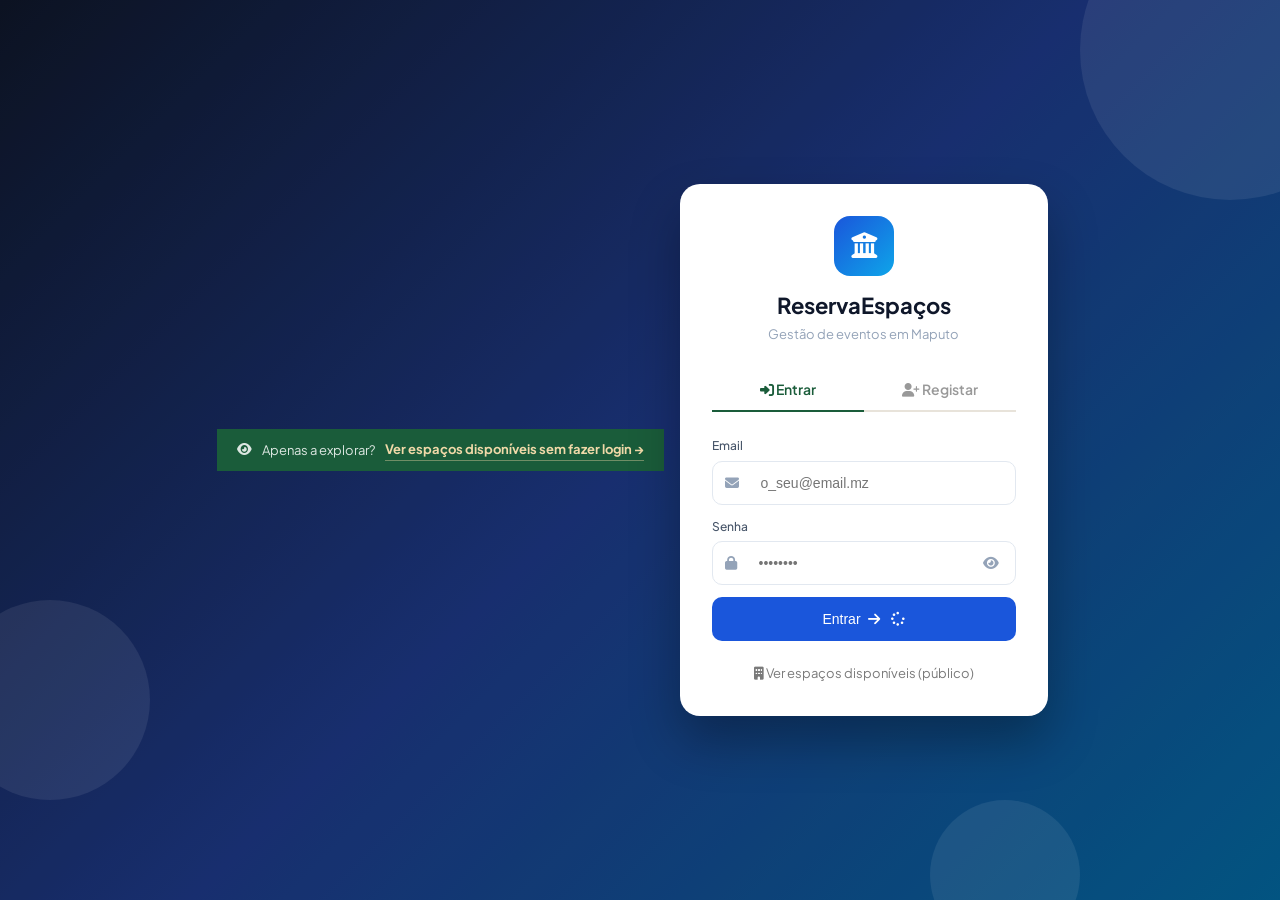
<file: src/main/resources/static/index.html>
<!DOCTYPE html>
<html lang="pt">
<head>
<meta charset="UTF-8"/>
<meta name="viewport" content="width=device-width, initial-scale=1.0"/>
<title>ReservaEspaços Maputo - Acesso</title>
<link rel="preconnect" href="https://fonts.googleapis.com"/>
<link rel="preconnect" href="https://fonts.gstatic.com" crossorigin/>
<link href="https://fonts.googleapis.com/css2?family=Playfair+Display:wght@700;900&family=Plus+Jakarta+Sans:wght@300;400;500;600;700&display=swap" rel="stylesheet"/>
<link rel="stylesheet" href="https://cdnjs.cloudflare.com/ajax/libs/font-awesome/6.5.1/css/all.min.css"/>
<link rel="stylesheet" href="css/style.css"/>
<style>
body.login-page { background: #f4f1ec; font-family: 'Plus Jakarta Sans', sans-serif; }

.login-visitor-bar {
  background: #1a5c3a; color: rgba(255,255,255,0.85);
  text-align: center; padding: 10px 20px; font-size: 13px;
  display: flex; align-items: center; justify-content: center; gap: 10px;
}
.login-visitor-bar a {
  color: #f0d9a8; font-weight: 700; text-decoration: none;
  border-bottom: 1px solid rgba(240,217,168,0.4);
}
.login-visitor-bar a:hover { border-color: #f0d9a8; }

/* Tab switcher */
.auth-tabs {
  display: flex;
  border-bottom: 2px solid #e8e3da;
  margin-bottom: 24px;
}
.auth-tab {
  flex: 1; padding: 12px; background: none; border: none;
  font-family: inherit; font-size: 14px; font-weight: 600;
  color: #999; cursor: pointer; transition: color .2s;
  border-bottom: 2px solid transparent; margin-bottom: -2px;
}
.auth-tab.active { color: #1a5c3a; border-bottom-color: #1a5c3a; }
.auth-tab:hover:not(.active) { color: #555; }

/* Panel visibility */
.auth-panel { display: none; }
.auth-panel.active { display: block; }

/* Role selector */
.role-selector {
  display: flex; gap: 8px; margin-top: 6px;
}
.role-option {
  flex: 1; padding: 8px 4px; border: 2px solid #e8e3da;
  border-radius: 8px; background: #fff; cursor: pointer;
  font-family: inherit; font-size: 12px; font-weight: 600;
  color: #666; transition: all .2s; text-align: center;
}
.role-option:hover { border-color: #1a5c3a; color: #1a5c3a; }
.role-option.selected { border-color: #1a5c3a; background: #eaf4ee; color: #1a5c3a; }
.role-option i { display: block; font-size: 18px; margin-bottom: 4px; }
</style>
</head>
<body class="login-page">

<!-- Visitor bar -->
<div class="login-visitor-bar">
  <i class="fa-solid fa-eye"></i>
  Apenas a explorar? <a href="publico.html">Ver espaços disponíveis sem fazer login →</a>
</div>

<div class="login-bg">
  <div class="login-overlay"></div>
  <div class="floating-shapes">
    <div class="shape s1"></div>
    <div class="shape s2"></div>
    <div class="shape s3"></div>
  </div>
</div>

<div class="login-container">
  <div class="login-card">
    <div class="login-brand">
      <div class="brand-icon"><i class="fa-solid fa-building-columns"></i></div>
      <h1>ReservaEspaços</h1>
      <p>Gestão de eventos em Maputo</p>
    </div>

    <div id="alert-box" class="alert hidden"></div>

    <!-- ── Tab switcher ── -->
    <div class="auth-tabs">
      <button class="auth-tab active" onclick="switchTab('login')">
        <i class="fa-solid fa-right-to-bracket"></i> Entrar
      </button>
      <button class="auth-tab" onclick="switchTab('register')">
        <i class="fa-solid fa-user-plus"></i> Registar
      </button>
    </div>

    <!-- ══════════════════════════════════════
         PAINEL LOGIN
    ══════════════════════════════════════ -->
    <div id="panel-login" class="auth-panel active">
      <form id="login-form" novalidate>
        <div class="form-group">
          <label for="login-email">Email</label>
          <div class="input-wrapper">
            <i class="fa-solid fa-envelope"></i>
            <input type="email" id="login-email" placeholder="o_seu@email.mz"
                   required autocomplete="email"/>
          </div>
        </div>

        <div class="form-group">
          <label for="login-senha">Senha</label>
          <div class="input-wrapper">
            <i class="fa-solid fa-lock"></i>
            <input type="password" id="login-senha" placeholder="••••••••"
                   required autocomplete="current-password"/>
            <button type="button" class="toggle-pass" onclick="togglePassword('login-senha','eye-login')">
              <i class="fa-solid fa-eye" id="eye-login"></i>
            </button>
          </div>
        </div>

        <button type="submit" class="btn-primary btn-full" id="login-btn">
          <span class="btn-text">Entrar</span>
          <i class="fa-solid fa-arrow-right"></i>
          <span class="spinner hidden"><i class="fa-solid fa-spinner fa-spin"></i></span>
        </button>
      </form>
    </div>

    <!-- ══════════════════════════════════════
         PAINEL REGISTO
    ══════════════════════════════════════ -->
    <div id="panel-register" class="auth-panel">
      <form id="register-form" novalidate>

        <div class="form-group">
          <label for="reg-nome">Nome completo</label>
          <div class="input-wrapper">
            <i class="fa-solid fa-user"></i>
            <input type="text" id="reg-nome" placeholder="Ex: Armindo Muchanga" required/>
          </div>
        </div>

        <div class="form-group">
          <label for="reg-email">Email</label>
          <div class="input-wrapper">
            <i class="fa-solid fa-envelope"></i>
            <input type="email" id="reg-email" placeholder="o_seu@email.mz" required/>
          </div>
        </div>

        <div class="form-group">
          <label for="reg-senha">Senha</label>
          <div class="input-wrapper">
            <i class="fa-solid fa-lock"></i>
            <input type="password" id="reg-senha" placeholder="Mínimo 8 caracteres"
                   required minlength="8" autocomplete="new-password"/>
            <button type="button" class="toggle-pass" onclick="togglePassword('reg-senha','eye-reg')">
              <i class="fa-solid fa-eye" id="eye-reg"></i>
            </button>
          </div>
        </div>

        <div class="form-group">
          <label>Perfil de acesso</label>
          <div class="role-selector">
            <button type="button" class="role-option selected" data-role="CLIENTE"
                    onclick="selectRole(this)">
              <i class="fa-solid fa-user-tie"></i> Cliente
            </button>
            <button type="button" class="role-option" data-role="PROPRIETARIO"
                    onclick="selectRole(this)">
              <i class="fa-solid fa-building"></i> Proprietário
            </button>
          </div>
          <input type="hidden" id="reg-role" value="CLIENTE"/>
        </div>

        <button type="submit" class="btn-primary btn-full" id="register-btn">
          <span class="btn-text">Criar conta</span>
          <i class="fa-solid fa-user-plus"></i>
          <span class="spinner hidden"><i class="fa-solid fa-spinner fa-spin"></i></span>
        </button>
      </form>
    </div>

    <div style="text-align:center; margin-top:20px;">
      <a href="publico.html" style="font-size:13px; color:#7a7a7a; text-decoration:none;">
        <i class="fa-solid fa-building"></i> Ver espaços disponíveis (público)
      </a>
    </div>
  </div>
</div>

<script src="js/api.js"></script>
<script>
// ── Redirige se já tem sessão ──────────────────────────────
if (localStorage.getItem('token')) window.location.href = 'dashboard.html';

// ── Tabs ──────────────────────────────────────────────────
function switchTab(tab) {
  document.querySelectorAll('.auth-tab').forEach((t, i) => {
    t.classList.toggle('active', (i === 0 && tab === 'login') || (i === 1 && tab === 'register'));
  });
  document.getElementById('panel-login').classList.toggle('active', tab === 'login');
  document.getElementById('panel-register').classList.toggle('active', tab === 'register');
  hideAlert();
}

// ── Role selector ─────────────────────────────────────────
function selectRole(btn) {
  document.querySelectorAll('.role-option').forEach(b => b.classList.remove('selected'));
  btn.classList.add('selected');
  document.getElementById('reg-role').value = btn.dataset.role;
}

// ── Toggle password visibility ────────────────────────────
function togglePassword(inputId, iconId) {
  const input = document.getElementById(inputId);
  const icon  = document.getElementById(iconId);
  if (input.type === 'password') {
    input.type = 'text';
    icon.className = 'fa-solid fa-eye-slash';
  } else {
    input.type = 'password';
    icon.className = 'fa-solid fa-eye';
  }
}

// ── Alerts ────────────────────────────────────────────────
function showAlert(msg, type) {
  const box = document.getElementById('alert-box');
  box.innerHTML = '<i class="fa-solid fa-' + (type === 'error' ? 'circle-exclamation' : 'circle-check') + '"></i> ' + msg;
  box.className = 'alert ' + type;
}
function hideAlert() {
  document.getElementById('alert-box').className = 'alert hidden';
}

// ── LOGIN ─────────────────────────────────────────────────
document.getElementById('login-form').addEventListener('submit', async e => {
  e.preventDefault();
  const btn     = document.getElementById('login-btn');
  const spinner = btn.querySelector('.spinner');
  const btnText = btn.querySelector('.btn-text');
  const arrow   = btn.querySelector('.fa-arrow-right');

  btn.disabled = true;
  spinner.classList.remove('hidden');
  btnText.textContent = 'A entrar...';
  arrow.classList.add('hidden');
  hideAlert();

  const email = document.getElementById('login-email').value.trim();
  const senha = document.getElementById('login-senha').value;

  try {
    const data = await API.login(email, senha);
    localStorage.setItem('token', data.token);
    localStorage.setItem('user', JSON.stringify({
      nome: data.nome, email: data.email, role: data.role,
      clienteId: data.clienteId || null,
      proprietarioId: data.proprietarioId || null
    }));
    window.location.href = 'dashboard.html';
  } catch (err) {
    showAlert(err.message || 'Credenciais inválidas. Tente novamente.', 'error');
    btn.disabled = false;
    spinner.classList.add('hidden');
    btnText.textContent = 'Entrar';
    arrow.classList.remove('hidden');
  }
});

// ── REGISTO ───────────────────────────────────────────────
document.getElementById('register-form').addEventListener('submit', async e => {
  e.preventDefault();
  const btn     = document.getElementById('register-btn');
  const spinner = btn.querySelector('.spinner');
  const btnText = btn.querySelector('.btn-text');
  const icon    = btn.querySelector('.fa-user-plus');

  const nome  = document.getElementById('reg-nome').value.trim();
  const email = document.getElementById('reg-email').value.trim();
  const senha = document.getElementById('reg-senha').value;
  const role  = document.getElementById('reg-role').value;

  if (senha.length < 8) {
    showAlert('A senha deve ter pelo menos 8 caracteres.', 'error');
    return;
  }

  btn.disabled = true;
  spinner.classList.remove('hidden');
  btnText.textContent = 'A criar conta...';
  icon.classList.add('hidden');
  hideAlert();

  try {
    await API.register(nome, email, senha, role);
    showAlert('Conta criada com sucesso! Pode agora fazer login.', 'success');
    // Limpa o formulário e muda para o tab de login
    document.getElementById('register-form').reset();
    document.getElementById('reg-role').value = 'CLIENTE';
    document.querySelectorAll('.role-option').forEach((b, i) => b.classList.toggle('selected', i === 0));
    setTimeout(() => switchTab('login'), 1500);
  } catch (err) {
    showAlert(err.message || 'Erro ao criar conta. Tente novamente.', 'error');
  } finally {
    btn.disabled = false;
    spinner.classList.add('hidden');
    btnText.textContent = 'Criar conta';
    icon.classList.remove('hidden');
  }
});
</script>
</body>
</html>
</file>
<file: src/main/resources/static/css/style.css>
/* ============================================================
   ReservaEspaços Maputo - CSS Responsivo Completo
   ============================================================ */

:root {
  --primary: #1a56db;
  --primary-dark: #1341b5;
  --primary-light: #e8f0fe;
  --accent: #0ea5e9;
  --success: #10b981;
  --warning: #f59e0b;
  --danger: #ef4444;
  --purple: #8b5cf6;

  --bg: #f5f7fb;
  --surface: #ffffff;
  --surface-2: #f0f4f8;
  --border: #e2e8f0;
  --border-2: #cbd5e0;

  --text: #0f172a;
  --text-2: #475569;
  --text-3: #94a3b8;

  --sidebar-w: 240px;
  --topbar-h: 60px;
  --radius: 10px;
  --radius-lg: 14px;
  --shadow: 0 1px 3px rgba(0,0,0,.08), 0 1px 2px rgba(0,0,0,.04);
  --shadow-md: 0 4px 6px -1px rgba(0,0,0,.1), 0 2px 4px -2px rgba(0,0,0,.05);
  --shadow-lg: 0 10px 15px -3px rgba(0,0,0,.1), 0 4px 6px -4px rgba(0,0,0,.05);

  --font: 'Sora', sans-serif;
  --mono: 'DM Mono', monospace;
  --transition: 0.2s ease;
}

*, *::before, *::after { box-sizing: border-box; margin: 0; padding: 0; }

html { scroll-behavior: smooth; }

body {
  font-family: var(--font);
  background: var(--bg);
  color: var(--text);
  font-size: 14px;
  line-height: 1.6;
  min-height: 100vh;
}

/* ============================================================
   SIDEBAR
   ============================================================ */
.sidebar {
  position: fixed;
  top: 0; left: 0;
  width: var(--sidebar-w);
  height: 100vh;
  background: var(--surface);
  border-right: 1px solid var(--border);
  display: flex;
  flex-direction: column;
  z-index: 300;
  transition: transform var(--transition);
  overflow-y: auto;
  overflow-x: hidden;
}

.sidebar-header {
  display: flex;
  align-items: center;
  justify-content: space-between;
  padding: 1rem 1rem 0.75rem;
  border-bottom: 1px solid var(--border);
  min-height: var(--topbar-h);
}

.brand { display: flex; align-items: center; gap: 10px; text-decoration: none; }
.brand-icon {
  width: 38px; height: 38px;
  background: linear-gradient(135deg, var(--primary), var(--accent));
  border-radius: 10px;
  display: flex; align-items: center; justify-content: center;
  color: white;
  font-size: 18px;
  flex-shrink: 0;
}
.brand-icon.sm { width: 32px; height: 32px; font-size: 15px; border-radius: 8px; }
.brand-name { font-size: 14px; font-weight: 600; color: var(--text); display: block; }
.brand-sub { font-size: 11px; color: var(--text-3); display: block; }

.sidebar-close {
  display: none;
  background: none; border: none;
  color: var(--text-2); font-size: 18px;
  cursor: pointer; padding: 4px;
  border-radius: 6px;
  transition: background var(--transition);
}
.sidebar-close:hover { background: var(--surface-2); }

.sidebar-nav { flex: 1; padding: 0.75rem 0; }
.nav-section { padding: 0.25rem 0 0.5rem; }
.nav-label {
  font-size: 10px;
  font-weight: 600;
  text-transform: uppercase;
  letter-spacing: 0.08em;
  color: var(--text-3);
  padding: 0 1rem 0.25rem;
  display: block;
}

.nav-item {
  display: flex;
  align-items: center;
  gap: 10px;
  padding: 0.55rem 1rem;
  color: var(--text-2);
  text-decoration: none;
  border-radius: 0;
  transition: all var(--transition);
  font-size: 13.5px;
  font-weight: 400;
  margin: 1px 0.5rem;
  border-radius: 8px;
}
.nav-item i { width: 18px; text-align: center; font-size: 15px; flex-shrink: 0; }
.nav-item:hover { background: var(--surface-2); color: var(--text); }
.nav-item.active {
  background: var(--primary-light);
  color: var(--primary);
  font-weight: 500;
}
.nav-item.active i { color: var(--primary); }

.sidebar-footer {
  border-top: 1px solid var(--border);
  padding: 0.75rem 1rem;
  display: flex;
  align-items: center;
  gap: 8px;
}
.user-info { display: flex; align-items: center; gap: 8px; flex: 1; min-width: 0; }
.avatar {
  width: 34px; height: 34px;
  background: linear-gradient(135deg, var(--primary), var(--accent));
  border-radius: 50%;
  display: flex; align-items: center; justify-content: center;
  color: white; font-size: 13px; font-weight: 600;
  flex-shrink: 0;
}
.user-name { font-size: 13px; font-weight: 500; white-space: nowrap; overflow: hidden; text-overflow: ellipsis; }
.user-role { font-size: 11px; color: var(--text-3); }
.btn-logout {
  background: none; border: none;
  color: var(--text-3); font-size: 16px;
  cursor: pointer; padding: 6px;
  border-radius: 8px;
  transition: all var(--transition);
  flex-shrink: 0;
}
.btn-logout:hover { color: var(--danger); background: #fef2f2; }

/* Overlay (mobile) */
.sidebar-overlay {
  display: none;
  position: fixed; inset: 0;
  background: rgba(0,0,0,.4);
  z-index: 250;
  backdrop-filter: blur(2px);
}

/* ============================================================
   MAIN WRAPPER + TOPBAR
   ============================================================ */
.main-wrapper {
  margin-left: var(--sidebar-w);
  min-height: 100vh;
  display: flex;
  flex-direction: column;
  transition: margin var(--transition);
}

.topbar {
  position: sticky; top: 0;
  height: var(--topbar-h);
  background: var(--surface);
  border-bottom: 1px solid var(--border);
  display: flex;
  align-items: center;
  gap: 12px;
  padding: 0 1.25rem;
  z-index: 100;
  box-shadow: var(--shadow);
}

.hamburger {
  display: none;
  background: none; border: none;
  font-size: 18px;
  color: var(--text-2);
  cursor: pointer;
  padding: 6px;
  border-radius: 8px;
  transition: background var(--transition);
}
.hamburger:hover { background: var(--surface-2); }

.topbar-title { flex: 1; }
.topbar-title h2 { font-size: 16px; font-weight: 600; }
.topbar-title p { font-size: 11px; color: var(--text-3); }

.badge-role {
  font-size: 11px; font-weight: 600;
  padding: 4px 10px;
  border-radius: 20px;
  text-transform: uppercase;
  letter-spacing: 0.06em;
}
.badge-role.ADMIN { background: #fef3c7; color: #92400e; }
.badge-role.PROPRIETARIO { background: #dbeafe; color: #1e3a8a; }
.badge-role.CLIENTE { background: #d1fae5; color: #064e3b; }

/* ============================================================
   PAGE CONTENT
   ============================================================ */
.page-content {
  flex: 1;
  padding: 1.5rem;
  max-width: 1400px;
  width: 100%;
}

/* ============================================================
   STATS GRID
   ============================================================ */
.stats-grid {
  display: grid;
  grid-template-columns: repeat(auto-fit, minmax(160px, 1fr));
  gap: 1rem;
  margin-bottom: 1.5rem;
}

.stat-card {
  background: var(--surface);
  border: 1px solid var(--border);
  border-radius: var(--radius-lg);
  padding: 1.1rem;
  display: flex;
  align-items: center;
  gap: 12px;
  box-shadow: var(--shadow);
  transition: transform var(--transition), box-shadow var(--transition);
}
.stat-card:hover { transform: translateY(-2px); box-shadow: var(--shadow-md); }

.stat-icon {
  width: 44px; height: 44px;
  border-radius: 12px;
  display: flex; align-items: center; justify-content: center;
  font-size: 18px;
  flex-shrink: 0;
}
.stat-icon.blue { background: #dbeafe; color: #1d4ed8; }
.stat-icon.teal { background: #ccfbf1; color: #0d9488; }
.stat-icon.amber { background: #fef3c7; color: #b45309; }
.stat-icon.green { background: #dcfce7; color: #15803d; }

.stat-label { font-size: 12px; color: var(--text-3); margin-bottom: 2px; }
.stat-value { font-size: 22px; font-weight: 700; color: var(--text); line-height: 1; }

/* ============================================================
   CARD
   ============================================================ */
.card {
  background: var(--surface);
  border: 1px solid var(--border);
  border-radius: var(--radius-lg);
  box-shadow: var(--shadow);
  overflow: hidden;
}
.card-header {
  display: flex;
  align-items: center;
  justify-content: space-between;
  padding: 1rem 1.25rem;
  border-bottom: 1px solid var(--border);
}
.card-header h3 { font-size: 14px; font-weight: 600; display: flex; align-items: center; gap: 8px; }
.card-header h3 i { color: var(--primary); }
.card-body { padding: 0; }

.link-small { font-size: 12px; color: var(--primary); text-decoration: none; display: flex; align-items: center; gap: 4px; }
.link-small:hover { text-decoration: underline; }

/* Dashboard two-col grid */
.dash-grid {
  display: grid;
  grid-template-columns: repeat(auto-fit, minmax(300px, 1fr));
  gap: 1rem;
  margin-bottom: 1rem;
}

.mt-1 { margin-top: 1rem; }
.mt-sm { margin-top: 0.5rem; }

/* ============================================================
   LIST ROWS (dashboard)
   ============================================================ */
.list-row {
  display: flex;
  align-items: center;
  justify-content: space-between;
  padding: 0.75rem 1.25rem;
  border-bottom: 1px solid var(--border);
  gap: 8px;
}
.list-row:last-child { border-bottom: none; }
.list-main { min-width: 0; flex: 1; }
.list-title { display: block; font-size: 13px; font-weight: 500; white-space: nowrap; overflow: hidden; text-overflow: ellipsis; }
.list-sub { display: block; font-size: 11px; color: var(--text-3); }
.list-side { display: flex; flex-direction: column; align-items: flex-end; gap: 3px; flex-shrink: 0; }
.list-date { font-size: 11px; color: var(--text-3); }
.list-cap, .list-price { font-size: 12px; color: var(--text-2); }
.list-price { font-weight: 600; color: var(--primary); }

.empty-msg { padding: 1.5rem 1.25rem; color: var(--text-3); font-size: 13px; }

/* Estado chart */
.estado-chart { padding: 1rem 1.25rem; display: flex; flex-direction: column; gap: 1rem; }
.estado-item {}
.estado-header { display: flex; align-items: center; gap: 8px; margin-bottom: 4px; }
.dot { width: 10px; height: 10px; border-radius: 50%; flex-shrink: 0; }
.estado-name { font-size: 13px; font-weight: 500; flex: 1; }
.estado-count { font-size: 13px; font-weight: 600; }
.estado-bar-bg { background: var(--surface-2); border-radius: 4px; height: 6px; overflow: hidden; }
.estado-bar { height: 100%; border-radius: 4px; transition: width 0.5s ease; }
.estado-pct { font-size: 11px; color: var(--text-3); display: block; margin-top: 2px; }

/* ============================================================
   TOOLBAR
   ============================================================ */
.page-toolbar {
  display: flex;
  align-items: center;
  justify-content: space-between;
  gap: 12px;
  margin-bottom: 1rem;
  flex-wrap: wrap;
}
.toolbar-left { display: flex; align-items: center; gap: 8px; flex-wrap: wrap; flex: 1; }

.search-box {
  display: flex;
  align-items: center;
  gap: 8px;
  background: var(--surface);
  border: 1px solid var(--border);
  border-radius: var(--radius);
  padding: 0 12px;
  height: 38px;
  flex: 1;
  min-width: 160px;
  max-width: 360px;
  transition: border-color var(--transition), box-shadow var(--transition);
}
.search-box:focus-within { border-color: var(--primary); box-shadow: 0 0 0 3px rgba(26,86,219,.12); }
.search-box i { color: var(--text-3); font-size: 13px; flex-shrink: 0; }
.search-box input { border: none; outline: none; background: none; font-family: var(--font); font-size: 13px; color: var(--text); width: 100%; }
.search-box input::placeholder { color: var(--text-3); }

.filter-select {
  height: 38px;
  border: 1px solid var(--border);
  border-radius: var(--radius);
  background: var(--surface);
  padding: 0 10px;
  font-family: var(--font);
  font-size: 13px;
  color: var(--text);
  cursor: pointer;
  outline: none;
  transition: border-color var(--transition);
}
.filter-select:focus { border-color: var(--primary); }

/* ============================================================
   BUTTONS
   ============================================================ */
.btn-primary {
  background: var(--primary);
  color: white;
  border: none;
  border-radius: var(--radius);
  padding: 0 16px;
  height: 38px;
  font-family: var(--font);
  font-size: 13px;
  font-weight: 500;
  cursor: pointer;
  display: inline-flex;
  align-items: center;
  gap: 7px;
  white-space: nowrap;
  transition: background var(--transition), transform var(--transition);
}
.btn-primary:hover { background: var(--primary-dark); }
.btn-primary:active { transform: scale(0.97); }
.btn-primary:disabled { opacity: 0.6; cursor: not-allowed; }
.btn-primary.btn-full { width: 100%; justify-content: center; height: 44px; font-size: 14px; }

.btn-ghost {
  background: none;
  color: var(--text-2);
  border: 1px solid var(--border);
  border-radius: var(--radius);
  padding: 0 16px;
  height: 38px;
  font-family: var(--font);
  font-size: 13px;
  cursor: pointer;
  transition: all var(--transition);
}
.btn-ghost:hover { background: var(--surface-2); }

.btn-icon {
  background: none;
  border: 1px solid var(--border);
  border-radius: 8px;
  width: 32px; height: 32px;
  display: inline-flex; align-items: center; justify-content: center;
  cursor: pointer;
  font-size: 13px;
  transition: all var(--transition);
  gap: 5px;
  padding: 0 8px;
  width: auto;
  color: var(--text-2);
  font-family: var(--font);
  font-size: 12px;
}
.btn-icon.edit:hover { background: var(--primary-light); border-color: var(--primary); color: var(--primary); }
.btn-icon.del:hover { background: #fef2f2; border-color: var(--danger); color: var(--danger); }

/* ============================================================
   TABLE
   ============================================================ */
.table-responsive { overflow-x: auto; -webkit-overflow-scrolling: touch; }

.data-table {
  width: 100%;
  border-collapse: collapse;
  font-size: 13px;
}
.data-table th {
  padding: 0.7rem 1rem;
  text-align: left;
  font-size: 11px;
  font-weight: 600;
  text-transform: uppercase;
  letter-spacing: 0.05em;
  color: var(--text-3);
  background: var(--surface-2);
  border-bottom: 1px solid var(--border);
  white-space: nowrap;
}
.data-table td {
  padding: 0.75rem 1rem;
  border-bottom: 1px solid var(--border);
  vertical-align: middle;
}
.data-table tr:last-child td { border-bottom: none; }
.data-table tbody tr:hover { background: var(--surface-2); }
.data-table .col-actions { text-align: right; width: 1px; white-space: nowrap; }

.loading-cell, .empty-cell {
  text-align: center;
  padding: 2.5rem 1rem !important;
  color: var(--text-3);
}
.loading-cell i { margin-right: 6px; }

/* ============================================================
   BADGES & TAGS
   ============================================================ */
.badge {
  display: inline-block;
  font-size: 10px;
  font-weight: 600;
  text-transform: uppercase;
  letter-spacing: 0.06em;
  padding: 2px 8px;
  border-radius: 20px;
}
.badge.estado-PENDENTE { background: #fef3c7; color: #92400e; }
.badge.estado-CONFIRMADA { background: #d1fae5; color: #065f46; }
.badge.estado-CANCELADA { background: #fee2e2; color: #991b1b; }
.badge.estado-CONCLUIDA { background: #ede9fe; color: #4c1d95; }

.badge.disp { background: #d1fae5; color: #065f46; }
.badge.indisp { background: #fee2e2; color: #991b1b; }
.badge.tipo { background: #dbeafe; color: #1e3a8a; }

.tag {
  display: inline-block;
  background: var(--surface-2);
  color: var(--text-2);
  font-size: 11px;
  padding: 2px 8px;
  border-radius: 6px;
  border: 1px solid var(--border);
}

.mono { font-family: var(--mono); font-size: 12px; color: var(--text-2); }

.metodo-badge {
  display: inline-flex; align-items: center;
  background: var(--surface-2);
  border: 1px solid var(--border);
  border-radius: 6px;
  font-size: 12px;
  padding: 2px 8px;
  color: var(--text-2);
}

.amount { color: var(--success); font-size: 14px; }

/* ============================================================
   ESPAÇOS CARDS GRID
   ============================================================ */
.espacos-grid {
  display: grid;
  grid-template-columns: repeat(auto-fill, minmax(280px, 1fr));
  gap: 1rem;
}
.espaco-card {
  background: var(--surface);
  border: 1px solid var(--border);
  border-radius: var(--radius-lg);
  padding: 1.25rem;
  display: flex;
  flex-direction: column;
  gap: 8px;
  box-shadow: var(--shadow);
  transition: all var(--transition);
}
.espaco-card:hover { box-shadow: var(--shadow-md); transform: translateY(-2px); }
.espaco-card.unavail { opacity: 0.7; }
.espaco-card-header { display: flex; align-items: flex-start; justify-content: space-between; gap: 8px; }
.espaco-icon {
  width: 40px; height: 40px;
  border-radius: 10px;
  background: var(--primary-light);
  color: var(--primary);
  display: flex; align-items: center; justify-content: center;
  font-size: 17px;
  flex-shrink: 0;
}
.espaco-badges { display: flex; flex-direction: column; gap: 4px; align-items: flex-end; }
.espaco-card h4 { font-size: 14px; font-weight: 600; line-height: 1.3; }
.espaco-bairro { font-size: 12px; color: var(--text-3); display: flex; align-items: center; gap: 5px; }
.espaco-desc { font-size: 12px; color: var(--text-2); line-height: 1.5; flex: 1;
  display: -webkit-box; -webkit-line-clamp: 2; -webkit-box-orient: vertical; overflow: hidden; }
.espaco-meta { display: flex; gap: 12px; font-size: 12px; color: var(--text-2); flex-wrap: wrap; }
.espaco-meta span { display: flex; align-items: center; gap: 5px; }
.espaco-owner { font-size: 11px; color: var(--text-3); display: flex; align-items: center; gap: 5px; border-top: 1px solid var(--border); padding-top: 8px; margin-top: 4px; }
.card-actions { display: flex; gap: 6px; flex-wrap: wrap; }

.loading-full, .empty-full, .error-msg {
  grid-column: 1/-1;
  text-align: center;
  padding: 3rem 1rem;
  color: var(--text-3);
  font-size: 14px;
}
.error-msg { color: var(--danger); }

/* ============================================================
   ESTADO TABS
   ============================================================ */
.estado-tabs {
  display: flex;
  gap: 4px;
  flex-wrap: wrap;
}
.etab {
  background: var(--surface);
  border: 1px solid var(--border);
  border-radius: 8px;
  padding: 6px 14px;
  font-family: var(--font);
  font-size: 12px;
  font-weight: 500;
  color: var(--text-2);
  cursor: pointer;
  transition: all var(--transition);
}
.etab:hover { border-color: var(--primary); color: var(--primary); }
.etab.active { background: var(--primary); color: white; border-color: var(--primary); }

/* ============================================================
   MINI STATS (Pagamentos)
   ============================================================ */
.stats-mini {
  display: flex;
  gap: 1rem;
  margin-bottom: 1rem;
  flex-wrap: wrap;
}
.stat-mini {
  background: var(--surface);
  border: 1px solid var(--border);
  border-radius: var(--radius);
  padding: 0.75rem 1rem;
  flex: 1;
  min-width: 140px;
}
.sm-label { display: block; font-size: 11px; color: var(--text-3); margin-bottom: 3px; }
.sm-val { font-size: 18px; font-weight: 700; color: var(--text); }

/* ============================================================
   SKELETONS
   ============================================================ */
.skeleton-list { padding: 0.5rem 1.25rem; }
.skeleton-row {
  height: 14px;
  background: linear-gradient(90deg, var(--surface-2) 25%, var(--border) 50%, var(--surface-2) 75%);
  background-size: 400% 100%;
  animation: shimmer 1.4s infinite;
  border-radius: 4px;
  margin: 10px 0;
}
.skeleton-row:nth-child(2) { width: 80%; }
.skeleton-row:nth-child(3) { width: 60%; }
@keyframes shimmer { 0% { background-position: 100% 0; } 100% { background-position: -100% 0; } }

/* ============================================================
   MODAL
   ============================================================ */
.modal-backdrop {
  display: none;
  position: fixed; inset: 0;
  background: rgba(0,0,0,.45);
  z-index: 500;
  align-items: center;
  justify-content: center;
  padding: 1rem;
  backdrop-filter: blur(4px);
}
.modal-backdrop.show { display: flex; }

.modal {
  background: var(--surface);
  border-radius: var(--radius-lg);
  width: 100%;
  max-width: 480px;
  max-height: 90vh;
  overflow-y: auto;
  box-shadow: var(--shadow-lg);
  animation: modal-in 0.2s ease;
}
.modal.modal-lg { max-width: 620px; }
.modal.modal-sm { max-width: 360px; }
@keyframes modal-in { from { opacity: 0; transform: scale(0.95) translateY(-8px); } to { opacity: 1; transform: none; } }

.modal-header {
  display: flex; align-items: center; justify-content: space-between;
  padding: 1rem 1.25rem;
  border-bottom: 1px solid var(--border);
  position: sticky; top: 0; background: var(--surface); z-index: 1;
}
.modal-header h3 { font-size: 15px; font-weight: 600; }
.modal-header button { background: none; border: none; font-size: 18px; color: var(--text-3); cursor: pointer; padding: 4px; border-radius: 6px; }
.modal-header button:hover { background: var(--surface-2); }

.modal-body { padding: 1.25rem; display: flex; flex-direction: column; gap: 0.75rem; }
.modal-footer {
  display: flex; justify-content: flex-end; gap: 8px;
  padding: 1rem 1.25rem;
  border-top: 1px solid var(--border);
  position: sticky; bottom: 0; background: var(--surface);
}

/* ============================================================
   FORMS
   ============================================================ */
.form-group { display: flex; flex-direction: column; gap: 5px; }
.form-group label { font-size: 12px; font-weight: 500; color: var(--text-2); }
.form-group input,
.form-group select,
.form-group textarea {
  height: 38px;
  border: 1px solid var(--border);
  border-radius: var(--radius);
  padding: 0 12px;
  font-family: var(--font);
  font-size: 13px;
  color: var(--text);
  background: var(--surface);
  outline: none;
  transition: border-color var(--transition), box-shadow var(--transition);
  width: 100%;
}
.form-group textarea { height: auto; padding: 10px 12px; resize: vertical; }
.form-group input:focus,
.form-group select:focus,
.form-group textarea:focus {
  border-color: var(--primary);
  box-shadow: 0 0 0 3px rgba(26,86,219,.12);
}
.form-row { display: grid; grid-template-columns: repeat(auto-fit, minmax(140px, 1fr)); gap: 12px; }
.flex-2 { flex: 2; }

.form-note {
  background: #eff6ff;
  border: 1px solid #bfdbfe;
  border-radius: 8px;
  padding: 8px 12px;
  font-size: 12px;
  color: #1e3a8a;
  display: flex; align-items: center; gap: 8px;
}

/* ============================================================
   ALERT
   ============================================================ */
.alert {
  padding: 10px 14px;
  border-radius: 8px;
  font-size: 13px;
  display: flex; align-items: center; gap: 8px;
}
.alert.hidden { display: none; }
.alert.error { background: #fee2e2; color: #991b1b; border: 1px solid #fca5a5; }
.alert.success { background: #d1fae5; color: #065f46; border: 1px solid #6ee7b7; }

/* ============================================================
   LOGIN PAGE
   ============================================================ */
.login-page { display: flex; align-items: center; justify-content: center; min-height: 100vh; }

.login-bg {
  position: fixed; inset: 0;
  background: linear-gradient(135deg, #0f172a 0%, #1e3a8a 50%, #0369a1 100%);
  z-index: -1;
}
.login-overlay { position: absolute; inset: 0; background: rgba(0,0,0,.2); }
.floating-shapes { position: absolute; inset: 0; overflow: hidden; }
.shape {
  position: absolute;
  border-radius: 50%;
  opacity: 0.08;
  background: white;
  animation: float 6s ease-in-out infinite;
}
.s1 { width: 300px; height: 300px; top: -100px; right: -100px; animation-delay: 0s; }
.s2 { width: 200px; height: 200px; bottom: 100px; left: -50px; animation-delay: 2s; }
.s3 { width: 150px; height: 150px; bottom: -50px; right: 200px; animation-delay: 4s; }
@keyframes float {
  0%, 100% { transform: translateY(0) rotate(0deg); }
  50% { transform: translateY(-20px) rotate(5deg); }
}

.login-container { width: 100%; max-width: 400px; padding: 1rem; }
.login-card {
  background: var(--surface);
  border-radius: 20px;
  padding: 2rem;
  box-shadow: 0 25px 50px rgba(0,0,0,.3);
}
.login-brand { text-align: center; margin-bottom: 1.5rem; }
.login-brand .brand-icon {
  width: 60px; height: 60px; border-radius: 16px; font-size: 26px;
  margin: 0 auto 12px;
}
.login-brand h1 { font-size: 22px; font-weight: 700; }
.login-brand p { font-size: 13px; color: var(--text-3); }

#login-form { display: flex; flex-direction: column; gap: 0.75rem; }

.input-wrapper {
  display: flex; align-items: center; gap: 10px;
  border: 1px solid var(--border); border-radius: var(--radius);
  padding: 0 12px;
  height: 44px;
  transition: border-color var(--transition), box-shadow var(--transition);
  background: var(--surface);
}
.input-wrapper:focus-within { border-color: var(--primary); box-shadow: 0 0 0 3px rgba(26,86,219,.12); }
.input-wrapper i { color: var(--text-3); font-size: 14px; flex-shrink: 0; }
.input-wrapper input { border: none; outline: none; font-family: var(--font); font-size: 14px; color: var(--text); flex: 1; background: none; }
.toggle-pass { background: none; border: none; color: var(--text-3); cursor: pointer; padding: 4px; font-size: 14px; }

.login-hints { margin-top: 1.5rem; border-top: 1px solid var(--border); padding-top: 1rem; }
.login-hints p { font-size: 11px; color: var(--text-3); margin-bottom: 8px; }
.demo-accounts { display: flex; gap: 6px; flex-wrap: wrap; }
.demo-btn {
  background: var(--surface-2); border: 1px solid var(--border);
  border-radius: 8px; padding: 5px 10px;
  font-family: var(--font); font-size: 11px;
  cursor: pointer; color: var(--text-2);
  display: flex; align-items: center; gap: 5px;
  transition: all var(--transition);
}
.demo-btn:hover { border-color: var(--primary); color: var(--primary); background: var(--primary-light); }
.role-badge {
  font-size: 9px; font-weight: 700; text-transform: uppercase;
  padding: 1px 5px; border-radius: 4px; letter-spacing: 0.05em;
}
.role-badge.admin { background: #fef3c7; color: #92400e; }
.role-badge.prop { background: #dbeafe; color: #1e3a8a; }
.role-badge.cli { background: #d1fae5; color: #065f46; }

.spinner { margin-left: 4px; }

/* ============================================================
   RESPONSIVE - TABLET
   ============================================================ */
@media (max-width: 900px) {
  .sidebar {
    transform: translateX(-100%);
    box-shadow: var(--shadow-lg);
  }
  .sidebar.open { transform: translateX(0); }
  .sidebar-overlay.open { display: block; }
  .sidebar-close { display: block; }
  .main-wrapper { margin-left: 0; }
  .hamburger { display: flex; }
  .page-content { padding: 1rem; }
  .stats-grid { grid-template-columns: repeat(2, 1fr); }
}

/* ============================================================
   RESPONSIVE - MOBILE
   ============================================================ */
@media (max-width: 600px) {
  .page-content { padding: 0.75rem; }
  .stats-grid { grid-template-columns: repeat(2, 1fr); gap: 0.75rem; }
  .stat-value { font-size: 18px; }
  .stat-card { padding: 0.85rem; }

  .page-toolbar { flex-direction: column; align-items: stretch; }
  .toolbar-left { flex-direction: column; }
  .search-box { max-width: 100%; }
  .btn-primary { justify-content: center; }

  .dash-grid { grid-template-columns: 1fr; }
  .espacos-grid { grid-template-columns: 1fr; }

  .form-row { grid-template-columns: 1fr; }
  .modal { border-radius: var(--radius-lg) var(--radius-lg) 0 0; }
  .modal-backdrop { align-items: flex-end; padding: 0; }

  .topbar { padding: 0 0.75rem; }
  .topbar-title h2 { font-size: 14px; }

  .stats-mini { flex-direction: column; }
  .estado-tabs { gap: 4px; }
  .etab { font-size: 11px; padding: 5px 10px; }

  /* Hide less important table columns on mobile */
  .data-table .hide-mobile { display: none; }

  .login-card { padding: 1.5rem; }
}

@media (max-width: 380px) {
  .stats-grid { grid-template-columns: 1fr; }
}
</file>
